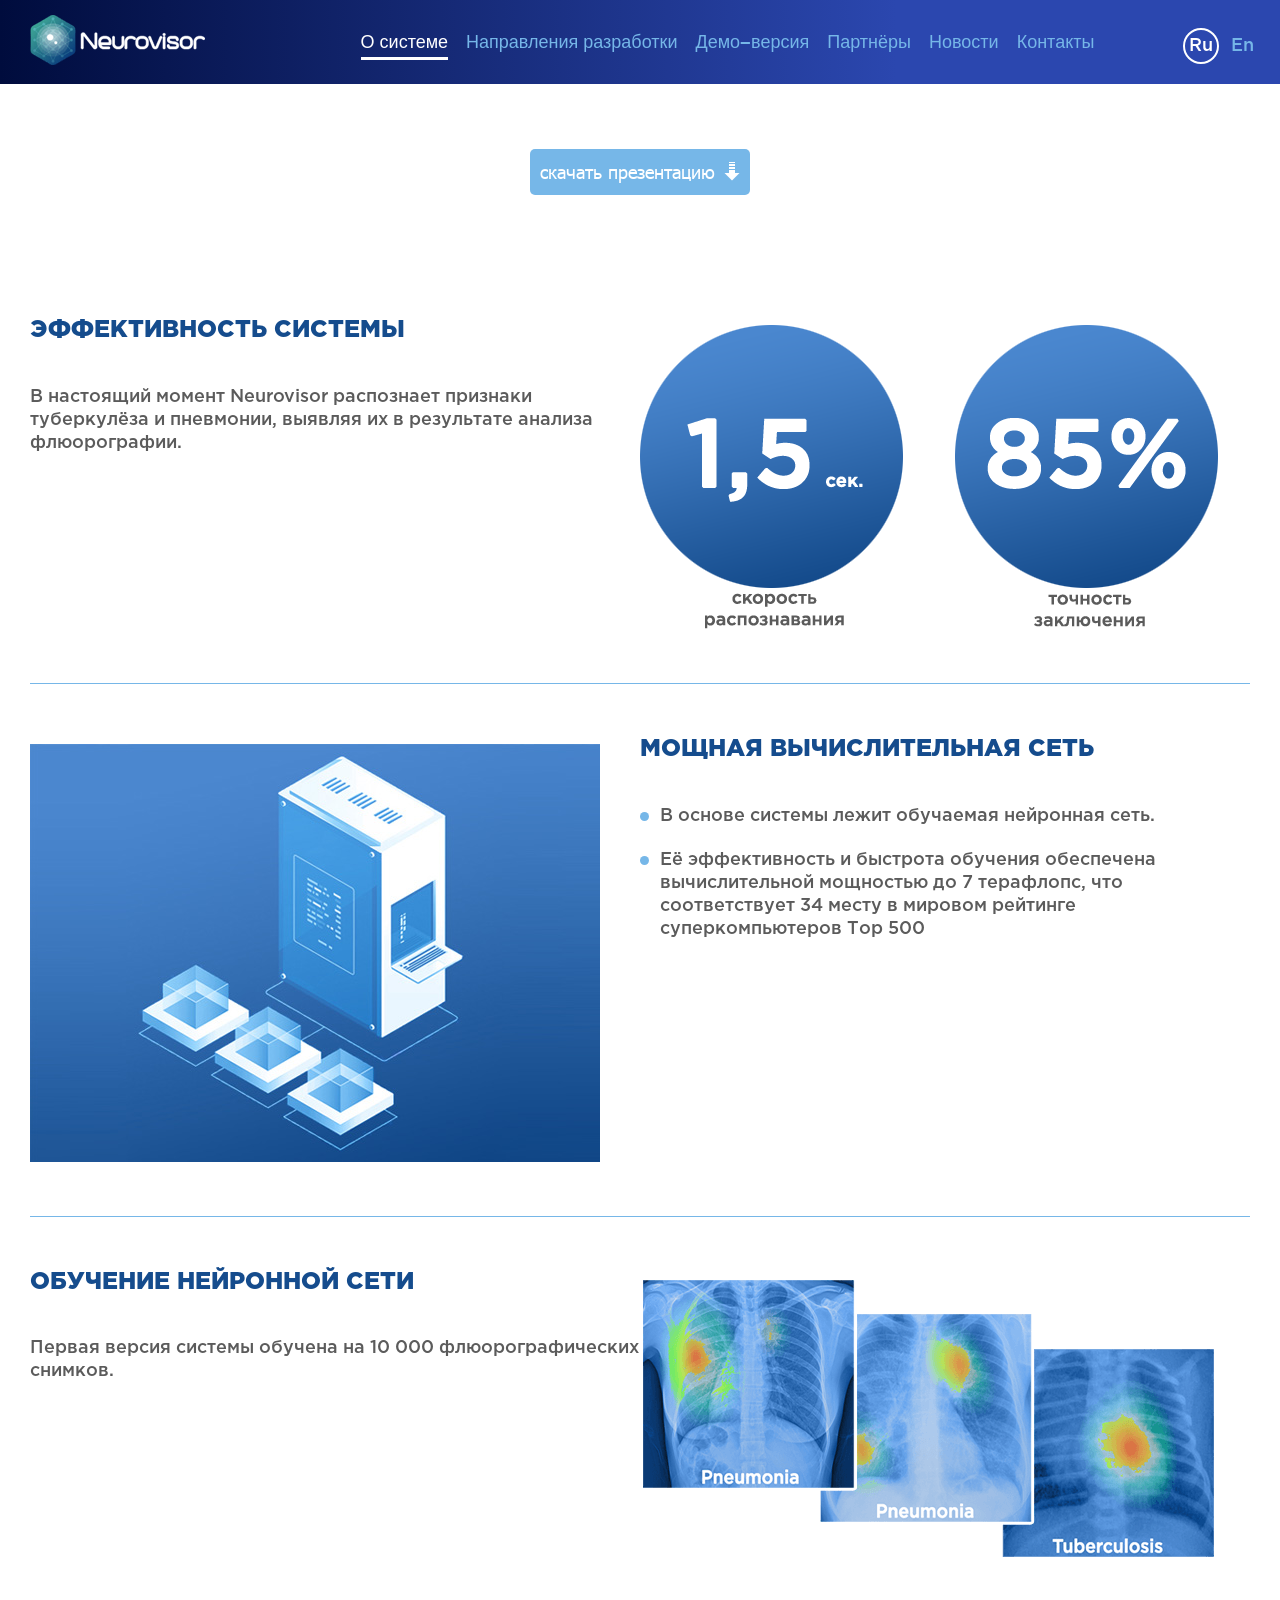
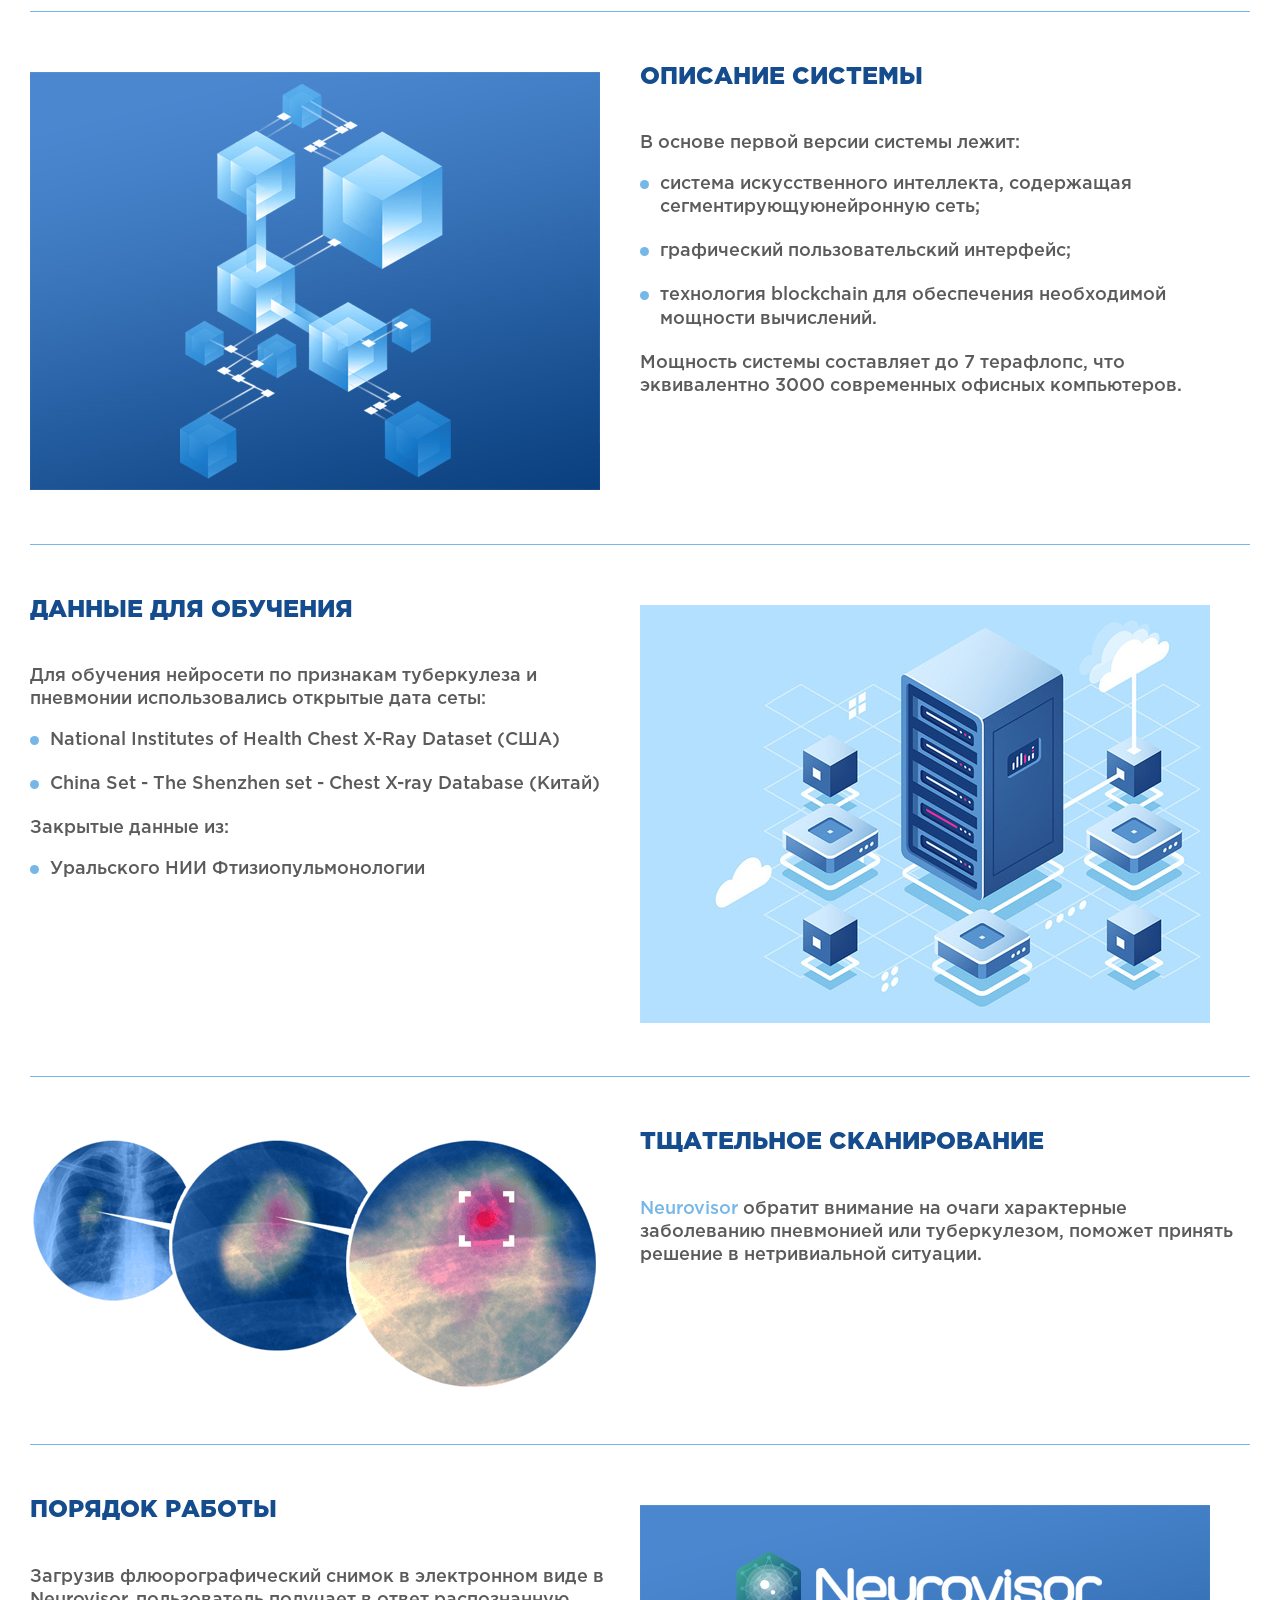
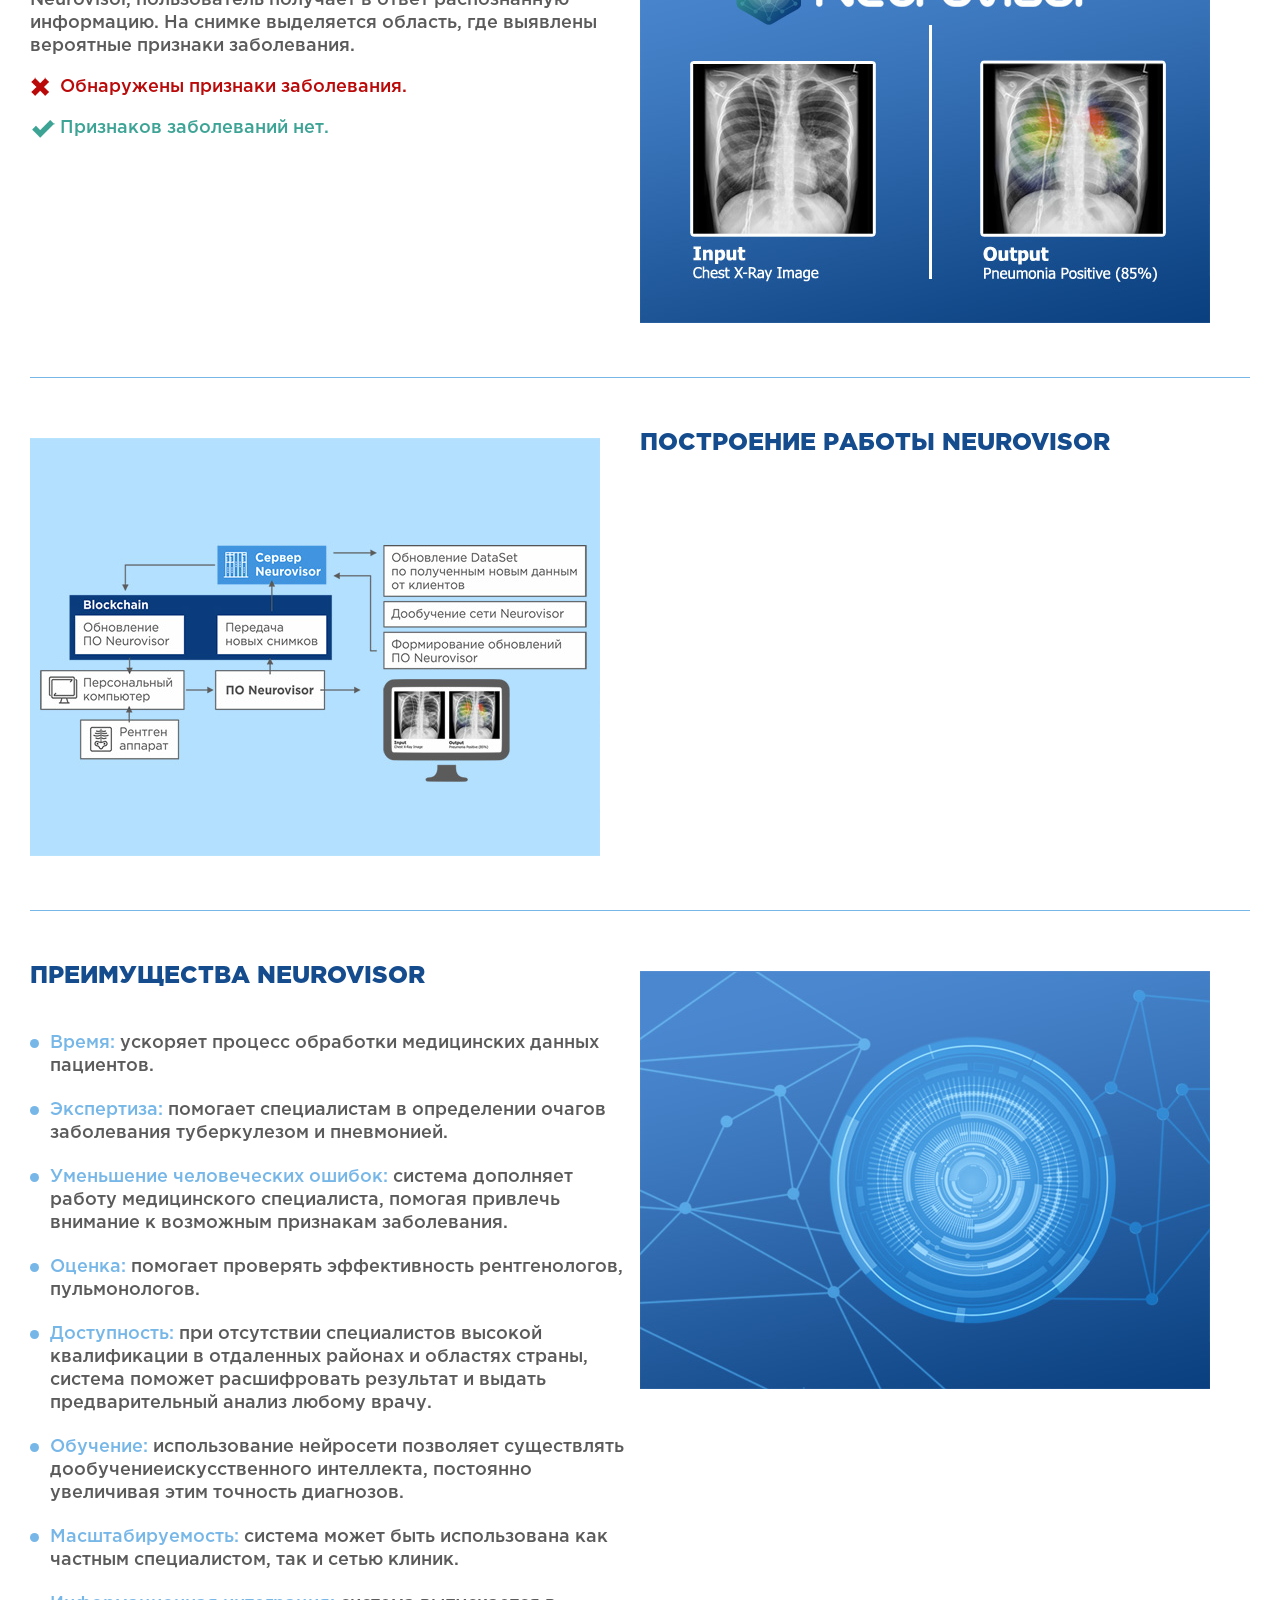
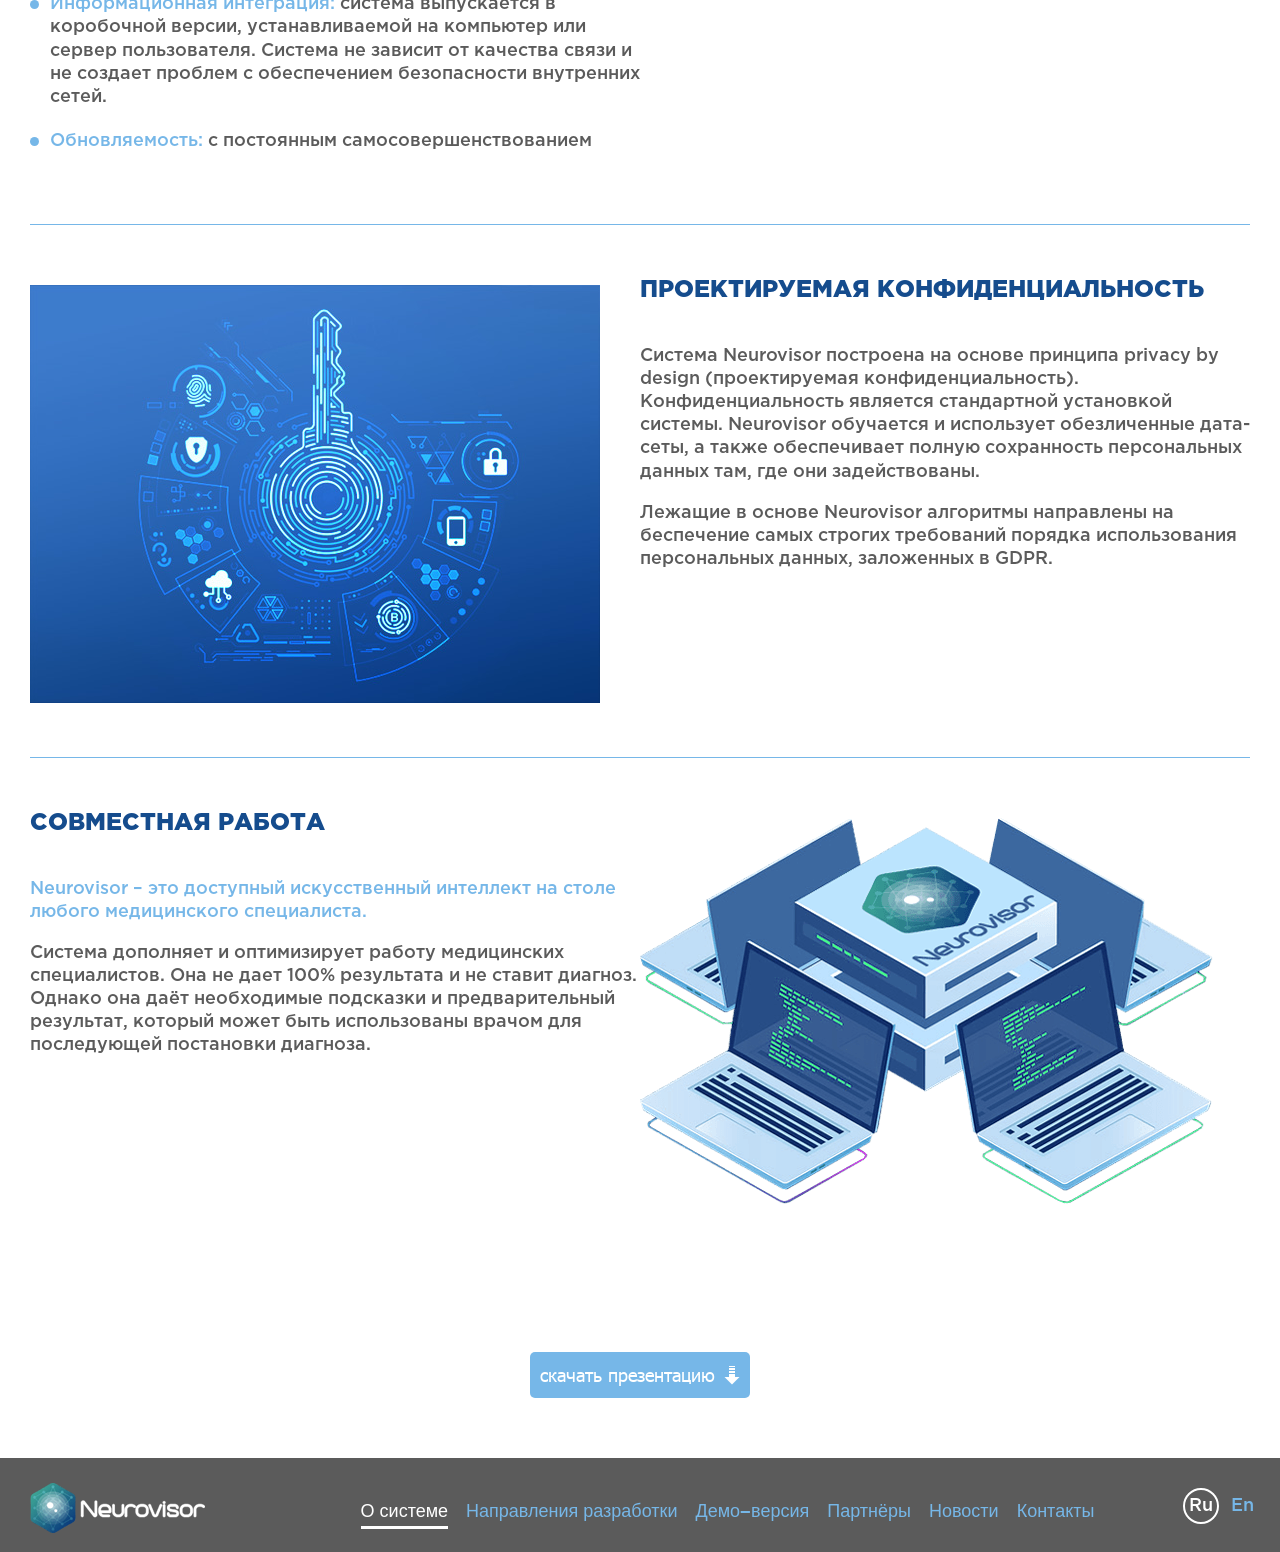
<file: about.html>
<!DOCTYPE html>
<html lang="ru">
<head>
  <meta charset="UTF-8">
  <meta  name="viewport" content="width=device-width,initial-scale=1">
  <title>Neurovisor</title>
  <link rel="stylesheet" href="css/style.min.css">
</head>
<body>
  <header class="header header--internal">
    <div class="wrapper wrapper--menu">
      <a href="index.html" class="logo">
        <img src="img/images/logo.png" alt="Logo">
      </a>
      <nav class="menu">
        <button type="button" class="menu__btn"></button>
        <ul class="menu__list">
          <li class="menu__item">
            <a href="#" class="menu__link menu__link--active">О системе</a>
          </li>
          <li class="menu__item">
            <a href="#" class="menu__link">Направления разработки</a>
          </li>
          <li class="menu__item">
            <a href="#" class="menu__link">Демо-версия</a>
          </li>
          <li class="menu__item">
            <a href="#" class="menu__link">Партнёры</a>
          </li>
          <li class="menu__item">
            <a href="#" class="menu__link">Новости</a>
          </li>
          <li class="menu__item">
            <a href="#" class="menu__link">Контакты</a>
          </li>
        </ul>
      </nav>
    </div>
    <div class="header__langs">
      <a href="#" class="header__lang header__lang--active">Ru</a>
      <a href="#" class="header__lang">En</a>
    </div>
  </header>
  
  <main>
    <section class="info">
      <div class="wrapper">
        <a href="#" class="info__download" download>скачать презентацию</a>
        <ul class="info__list">
          <li class="info__item">
            <div class="info__text">
              <p class="title-2">Эффективность системы</p>
              <p>В настоящий момент Neurovisor распознает признаки туберкулёза и пневмонии, выявляя их в результате анализа флюорографии.</p>
            </div>
            <figure class="info__pic">
              <img src="img/images/img-0.png" alt="Эффективность системы">
            </figure>
          </li>
          <li class="info__item">
            <div class="info__text">
              <p class="title-2">Мощная вычислительная сеть</p>
              <ul>
                <li>В основе системы лежит обучаемая нейронная сеть.</li>
                <li>Её  эффективность  и  быстрота обучения обеспечена вычислительной мощностью  до  7  терафлопс,  что соответствует  34  месту  в  мировом рейтинге суперкомпьютеров Тоp 500</li>
              </ul>
            </div>
            <figure class="info__pic">
              <img src="img/images/img-1.jpg" alt="Мощная вычислительная сеть">
            </figure>
          </li>
          <li class="info__item">
            <div class="info__text">
              <p class="title-2">обучение нейронной сети</p>
              <p>Первая версия системы обучена на 10 000 флюорографических снимков.</p>
            </div>
            <figure class="info__pic">
              <img src="img/images/img-2.png" alt="обучение нейронной сети">
            </figure>
          </li>
          <li class="info__item">
            <div class="info__text">
              <p class="title-2">описание системы</p>
              <p>В основе первой версии системы лежит:</p>
              <ul>
                <li>система искусственного интеллекта, содержащая сегментирующуюнейронную сеть;</li>
                <li>графический пользовательский интерфейс;</li>
                <li>технология blockchain для обеспечения необходимой мощности вычислений.</li>
              </ul>
              <p>Мощность системы составляет до 7 терафлопс, что эквивалентно 3000 современных офисных компьютеров.</p>
            </div>
            <figure class="info__pic">
              <img src="img/images/img-3.jpg" alt="описание системы">
            </figure>
          </li>
          <li class="info__item">
            <div class="info__text">
              <p class="title-2">данные для обучения</p>
              <p>Для обучения нейросети по признакам туберкулеза и пневмонии использовались открытые дата сеты:</p>
              <ul>
                <li>National Institutes of Health Chest X-Ray Dataset (США)</li>
                <li>China Set - The Shenzhen set - Chest  X-ray Database (Китай)</li>
              </ul>
              <p>Закрытые данные из:</p>
              <ul>
                <li>Уральского НИИ   Фтизиопульмонологии</li>
              </ul>
            </div>
            <figure class="info__pic">
              <img src="img/images/img-4.jpg" alt="данные для обучения">
            </figure>
          </li>
          <li class="info__item">
            <div class="info__text">
              <p class="title-2">Тщательное сканирование</p>
              <p><span>Neurovisor</span> обратит внимание на очаги характерные заболеванию пневмонией или туберкулезом, поможет принять решение в нетривиальной ситуации.</p>
            </div>
            <figure class="info__pic">
              <img src="img/images/img-5.png" alt="Тщательное сканирование">
            </figure>
          </li>
          <li class="info__item">
            <div class="info__text">
              <p class="title-2">Порядок работы</p>
              <p>Загрузив флюорографический снимок в электронном виде в Neurovisor, пользователь получает в ответ распознанную информацию. На снимке выделяется область, где выявлены вероятные признаки заболевания.</p>
              <p class="info__comment info__comment--no">Обнаружены признаки заболевания.</p>
              <p class="info__comment info__comment--yes">Признаков заболеваний нет.</p>
            </div>
            <figure class="info__pic">
              <img src="img/images/img-6.jpg" alt="Порядок работы">
            </figure>
          </li>
          <li class="info__item">
            <div class="info__text">
              <p class="title-2">Построение работы Neurovisor</p>
            </div>
            <figure class="info__pic">
              <img src="img/images/img-7.jpg" alt="Построение работы Neurovisor">
            </figure>
          </li>
          <li class="info__item">
            <div class="info__text">
              <p class="title-2">Преимущества  Neurovisor</p>
              <ul>
                <li><span>Время:</span> ускоряет процесс обработки медицинских данных пациентов. </li>
                <li><span>Экспертиза:</span> помогает специалистам в определении очагов заболевания туберкулезом и пневмонией.</li>
                <li><span>Уменьшение человеческих ошибок:</span> система дополняет работу медицинского специалиста, помогая привлечь внимание к возможным признакам заболевания.</li>
                <li><span>Оценка:</span> помогает проверять эффективность рентгенологов, пульмонологов.</li>
                <li><span>Доступность:</span> при отсутствии специалистов высокой квалификации в    отдаленных районах и областях страны, система поможет расшифровать результат и выдать предварительный анализ любому врачу.</li>
                <li><span>Обучение:</span> использование нейросети позволяет существлять дообучениеискусственного интеллекта, постоянно увеличивая этим точность диагнозов.</li>
                <li><span>Масштабируемость:</span> система может быть использована как частным специалистом, так и сетью клиник.</li>
                <li><span>Информационная интеграция:</span> система выпускается в коробочной версии, устанавливаемой на компьютер или сервер пользователя. Система не зависит от качества связи и не создает проблем с обеспечением безопасности внутренних сетей.</li>
                <li><span>Обновляемость:</span> с постоянным самосовершенствованием</li>
              </ul>
            </div>
            <figure class="info__pic">
              <img src="img/images/img-8.jpg" alt="Преимущества  Neurovisor">
            </figure>
          </li>
          <li class="info__item">
            <div class="info__text">
              <p class="title-2">Проектируемая конфиденциальность</p>
              <p>Cистема Neurovisor построена на основе принципа privacy by design (проектируемая конфиденциальность). Конфиденциальность является стандартной установкой системы. Neurovisor обучается и использует обезличенные дата-сеты, а также обеспечивает полную сохранность персональных данных там, где они задействованы.</p>
              <p>Лежащие в основе Neurovisor алгоритмы направлены на беспечение самых строгих требований порядка использования персональных данных, заложенных в GDPR.</p>
            </div>
            <figure class="info__pic">
              <img src="img/images/img-9.jpg" alt="Проектируемая конфиденциальность">
            </figure>
          </li>
          <li class="info__item">
            <div class="info__text">
              <p class="title-2">Совместная работа</p>
              <p><span>Neurovisor – это  доступный  искусственный интеллект на столе любого медицинского специалиста.</span></p>
              <p>Система дополняет и оптимизирует работу медицинских специалистов. Она не дает 100% результата и не ставит диагноз. Однако она даёт необходимые подсказки и предварительный результат, который может быть использованы врачом для последующей постановки диагноза.</p>
            </div>
            <figure class="info__pic">
              <img src="img/images/img-10.png" alt="Совместная работа">
            </figure>
          </li>
        </ul>
        <a href="#" class="info__download" download>скачать презентацию</a>
      </div>
    </section>
  </main>
  
  <footer class="footer footer--internal">
    <div class="wrapper wrapper--menu">
      <div class="logo">
        <img src="img/images/logo.png" alt="Logo">
      </div>
      <nav class="menu">
        <ul class="menu__list">
          <li class="menu__item">
            <a href="#" class="menu__link menu__link--active">О системе</a>
          </li>
          <li class="menu__item">
            <a href="#" class="menu__link">Направления разработки</a>
          </li>
          <li class="menu__item">
            <a href="#" class="menu__link">Демо-версия</a>
          </li>
          <li class="menu__item">
            <a href="#" class="menu__link">Партнёры</a>
          </li>
          <li class="menu__item">
            <a href="#" class="menu__link">Новости</a>
          </li>
          <li class="menu__item">
            <a href="#" class="menu__link">Контакты</a>
          </li>
        </ul>
      </nav>
    </div>
    <div class="header__langs">
      <a href="#" class="header__lang header__lang--active">Ru</a>
      <a href="#" class="header__lang">En</a>
    </div>
  </footer>
  
  <script src="js/jquery-3.2.1.min.js"></script>
  
  <!-- Mobile menu -->
  <script>
    $('.menu__btn').click(function() {
      $('.menu').toggleClass('menu--opened');
      $('.menu__list').slideToggle();
    })
  </script>
</body>
</html>
</file>
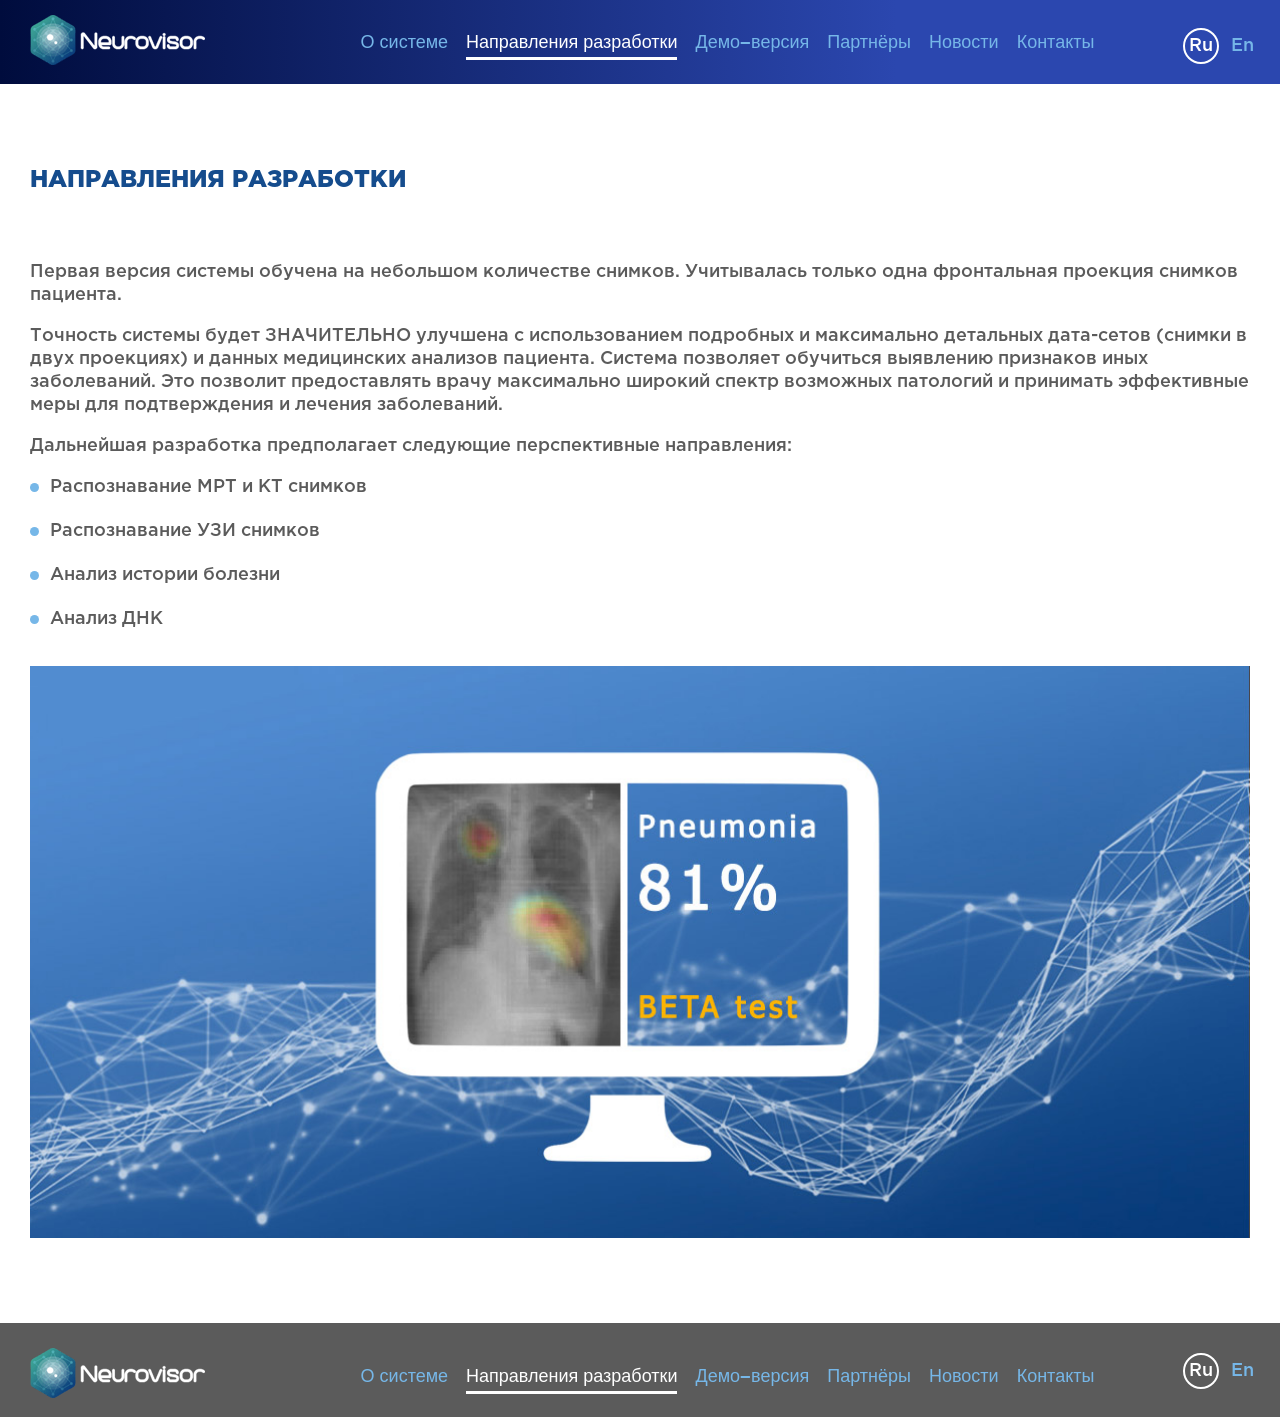
<file: directions.html>
<!DOCTYPE html>
<html lang="ru">
<head>
  <meta charset="UTF-8">
  <meta  name="viewport" content="width=device-width,initial-scale=1">
  <title>Neurovisor</title>
  <link rel="stylesheet" href="css/style.min.css">
</head>
<body>
  <header class="header header--internal">
    <div class="wrapper wrapper--menu">
      <a href="index.html" class="logo">
        <img src="img/images/logo.png" alt="Logo">
      </a>
      <nav class="menu">
        <button type="button" class="menu__btn"></button>
        <ul class="menu__list">
          <li class="menu__item">
            <a href="#" class="menu__link">О системе</a>
          </li>
          <li class="menu__item">
            <a href="#" class="menu__link menu__link--active">Направления разработки</a>
          </li>
          <li class="menu__item">
            <a href="#" class="menu__link">Демо-версия</a>
          </li>
          <li class="menu__item">
            <a href="#" class="menu__link">Партнёры</a>
          </li>
          <li class="menu__item">
            <a href="#" class="menu__link">Новости</a>
          </li>
          <li class="menu__item">
            <a href="#" class="menu__link">Контакты</a>
          </li>
        </ul>
      </nav>
    </div>
    <div class="header__langs">
      <a href="#" class="header__lang header__lang--active">Ru</a>
      <a href="#" class="header__lang">En</a>
    </div>
  </header>
  
  <main>
    <section class="info">
      <div class="wrapper">
        <h1>Направления разработки</h1>
        <div class="info__text">
          <p>Первая версия системы обучена на небольшом количестве снимков. Учитывалась только одна фронтальная проекция снимков пациента.</p>
          <p>Точность системы будет ЗНАЧИТЕЛЬНО улучшена с использованием подробных и максимально детальных дата-сетов (снимки в двух проекциях) и данных медицинских анализов пациента. Система позволяет обучиться выявлению признаков иных заболеваний. Это позволит предоставлять врачу максимально широкий спектр возможных патологий и принимать эффективные меры для подтверждения и лечения заболеваний.</p>
          <p>Дальнейшая разработка предполагает следующие перспективные направления:</p>
          <ul>
            <li>Распознавание МРТ и КТ снимков</li>
            <li>Распознавание УЗИ снимков</li>
            <li>Анализ истории болезни</li>
            <li>Анализ ДНК</li>
          </ul>
        </div>
        <figure class="info__img">
          <img src="img/images/pic.jpg" alt="Направления разработки">
        </figure>
      </div>
    </section>
  </main>
  
  <footer class="footer footer--internal">
    <div class="wrapper wrapper--menu">
      <div class="logo">
        <img src="img/images/logo.png" alt="Logo">
      </div>
      <nav class="menu">
        <ul class="menu__list">
          <li class="menu__item">
            <a href="#" class="menu__link">О системе</a>
          </li>
          <li class="menu__item">
            <a href="#" class="menu__link menu__link--active">Направления разработки</a>
          </li>
          <li class="menu__item">
            <a href="#" class="menu__link">Демо-версия</a>
          </li>
          <li class="menu__item">
            <a href="#" class="menu__link">Партнёры</a>
          </li>
          <li class="menu__item">
            <a href="#" class="menu__link">Новости</a>
          </li>
          <li class="menu__item">
            <a href="#" class="menu__link">Контакты</a>
          </li>
        </ul>
      </nav>
    </div>
    <div class="header__langs">
      <a href="#" class="header__lang header__lang--active">Ru</a>
      <a href="#" class="header__lang">En</a>
    </div>
  </footer>
  
  <script src="js/jquery-3.2.1.min.js"></script>
  
  <!-- Mobile menu -->
  <script>
    $('.menu__btn').click(function() {
      $('.menu').toggleClass('menu--opened');
      $('.menu__list').slideToggle();
    })
  </script>
</body>
</html>
</file>
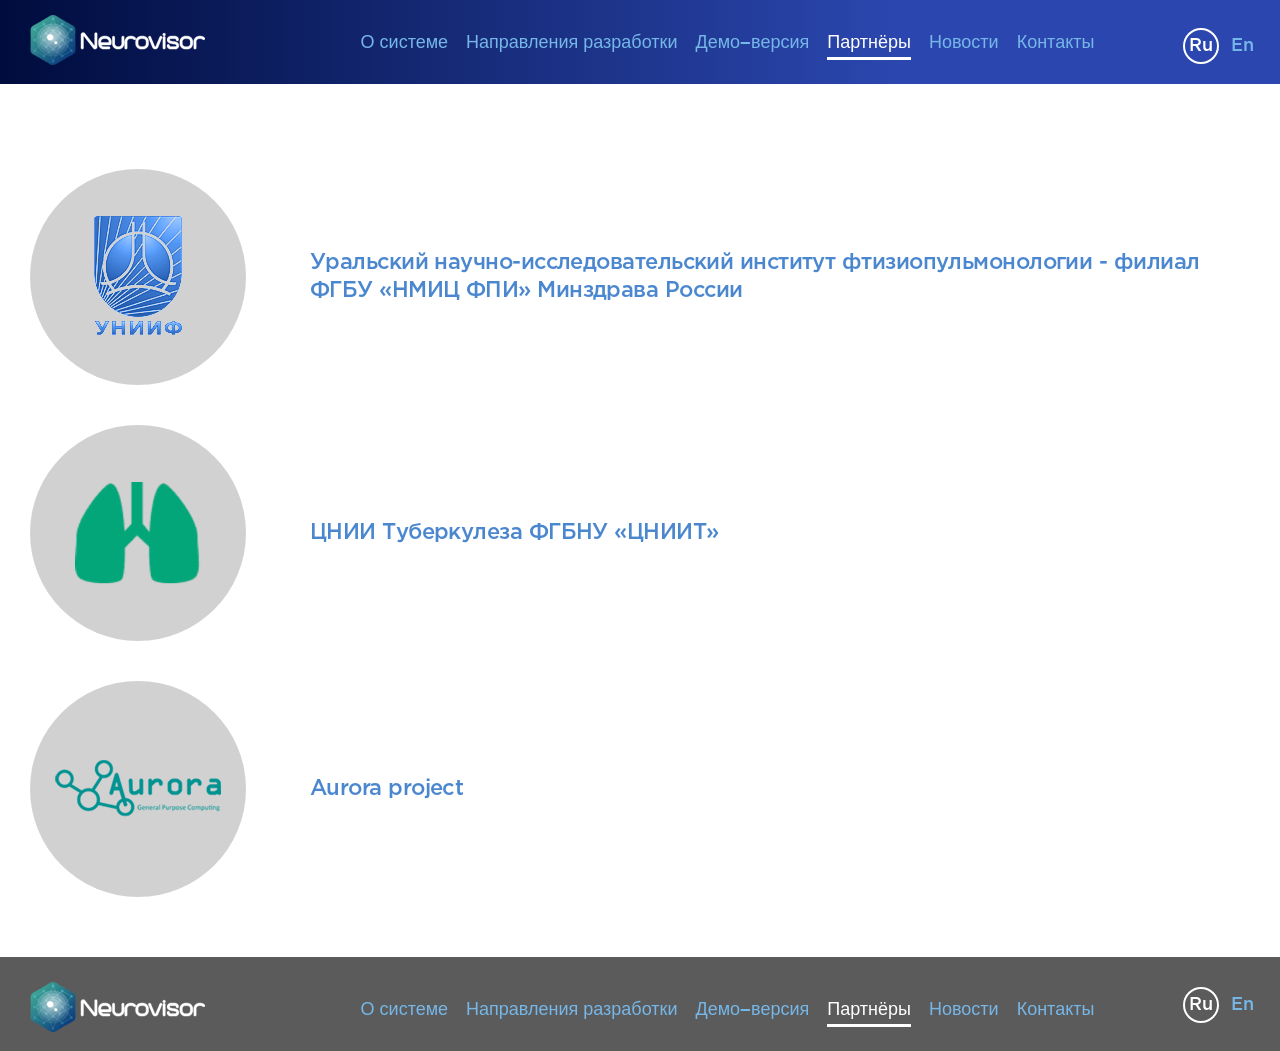
<file: partners.html>
<!DOCTYPE html>
<html lang="ru">
<head>
  <meta charset="UTF-8">
  <meta  name="viewport" content="width=device-width,initial-scale=1">
  <title>Neurovisor</title>
  <link rel="stylesheet" href="css/style.min.css">
</head>
<body>
  <header class="header header--internal">
    <div class="wrapper wrapper--menu">
      <a href="index.html" class="logo">
        <img src="img/images/logo.png" alt="Logo">
      </a>
      <nav class="menu">
        <button type="button" class="menu__btn"></button>
        <ul class="menu__list">
          <li class="menu__item">
            <a href="#" class="menu__link">О системе</a>
          </li>
          <li class="menu__item">
            <a href="#" class="menu__link">Направления разработки</a>
          </li>
          <li class="menu__item">
            <a href="#" class="menu__link">Демо-версия</a>
          </li>
          <li class="menu__item">
            <a href="#" class="menu__link menu__link--active">Партнёры</a>
          </li>
          <li class="menu__item">
            <a href="#" class="menu__link">Новости</a>
          </li>
          <li class="menu__item">
            <a href="#" class="menu__link">Контакты</a>
          </li>
        </ul>
      </nav>
    </div>
    <div class="header__langs">
      <a href="#" class="header__lang header__lang--active">Ru</a>
      <a href="#" class="header__lang">En</a>
    </div>
  </header>
  
  <main>
    <section class="partners">
      <div class="wrapper">
        <ul class="partners__list">
          <li class="partners__item">
            <a href="#" class="partners__link">
              <figure class="partners__icon">
                <img src="img/images/logo-1.png" alt="Уральский научно-исследовательский институт фтизиопульмонологии">
              </figure>
              <div class="partners__info">
                <p>Уральский научно-исследовательский институт фтизиопульмонологии - филиал ФГБУ «НМИЦ ФПИ» Минздрава России</p>
              </div>
            </a>
          </li>
          <li class="partners__item">
            <a href="#" class="partners__link">
              <figure class="partners__icon">
                <img src="img/images/logo-2.png" alt="ЦНИИ Туберкулеза ФГБНУ">
              </figure>
              <div class="partners__info">
                <p>ЦНИИ Туберкулеза ФГБНУ «ЦНИИТ»</p>
              </div>
            </a>
          </li>
          <li class="partners__item">
            <a href="#" class="partners__link">
              <figure class="partners__icon">
                <img src="img/images/logo-3.png" alt="Aurora project">
              </figure>
              <div class="partners__info">
                <p>Aurora project</p>
              </div>
            </a>
          </li>
        </ul>
      </div>
    </section>
  </main>
  
  <footer class="footer footer--internal">
    <div class="wrapper wrapper--menu">
      <div class="logo">
        <img src="img/images/logo.png" alt="Logo">
      </div>
      <nav class="menu">
        <ul class="menu__list">
          <li class="menu__item">
            <a href="#" class="menu__link">О системе</a>
          </li>
          <li class="menu__item">
            <a href="#" class="menu__link">Направления разработки</a>
          </li>
          <li class="menu__item">
            <a href="#" class="menu__link">Демо-версия</a>
          </li>
          <li class="menu__item">
            <a href="#" class="menu__link menu__link--active">Партнёры</a>
          </li>
          <li class="menu__item">
            <a href="#" class="menu__link">Новости</a>
          </li>
          <li class="menu__item">
            <a href="#" class="menu__link">Контакты</a>
          </li>
        </ul>
      </nav>
    </div>
    <div class="header__langs">
      <a href="#" class="header__lang header__lang--active">Ru</a>
      <a href="#" class="header__lang">En</a>
    </div>
  </footer>
  
  <script src="js/jquery-3.2.1.min.js"></script>
  
  <!-- Mobile menu -->
  <script>
    $('.menu__btn').click(function() {
      $('.menu').toggleClass('menu--opened');
      $('.menu__list').slideToggle();
    })
  </script>
</body>
</html>
</file>
<file: css/style.min.css>
@font-face{font-weight:400;font-family:"Tahoma";font-style:normal;src:url(../fonts/tahoma.woff2) format("woff2"),url(../fonts/tahoma.woff) format("woff")}@font-face{font-weight:700;font-family:"Tahoma";font-style:normal;src:url(../fonts/tahomabd.woff2) format("woff2"),url(../fonts/tahomabd.woff) format("woff")}@font-face{font-weight:400;font-family:"Helios";font-style:normal;src:url(../fonts/Helios.woff2) format("woff2"),url(../fonts/Helios.woff) format("woff")}@font-face{font-weight:500;font-family:"Gotham Pro";font-style:normal;src:url(../fonts/gothapromed.woff2) format("woff2"),url(../fonts/gothapromed.woff) format("woff")}@font-face{font-weight:900;font-family:"Gotham Pro";font-style:normal;src:url(../fonts/gothaprobla.woff2) format("woff2"),url(../fonts/gothaprobla.woff) format("woff")}
/*! normalize.css v4.1.1 | MIT License | github.com/necolas/normalize.css */
html{font-family:sans-serif;-ms-text-size-adjust:100%;-webkit-text-size-adjust:100%;-webkit-box-sizing:border-box;box-sizing:border-box}body{margin:0;width:100%;max-width:100%;font-family:"Tahoma","Arial",sans-serif;font-size:14px;line-height:1.28;font-weight:400;color:#4a4a4a;display:-webkit-box;display:-ms-flexbox;display:flex;-webkit-box-orient:vertical;-webkit-box-direction:normal;-ms-flex-direction:column;flex-direction:column;min-height:100vh}article,aside,details,figcaption,figure,footer,header,main,menu,nav,section,summary{display:block}audio,canvas,progress,video{display:inline-block}audio:not([controls]){display:none;height:0}progress,sub,sup{vertical-align:baseline}[hidden],template{display:none}a{background-color:transparent;-webkit-text-decoration-skip:objects;text-decoration:none}a:active,a:hover{outline-width:0}abbr[title]{border-bottom:none;-webkit-text-decoration:underline dotted;text-decoration:underline dotted}b,strong{font-weight:bolder}dfn{font-style:italic}h1{margin:.67em 0}mark{background-color:#ff0;color:#000}small{font-size:80%}sub,sup{font-size:75%;line-height:0;position:relative}sub{bottom:-.25em}sup{top:-.5em}img{border-style:none;max-width:100%;height:auto}svg:not(:root){overflow:hidden}code,kbd,pre,samp{font-family:monospace,monospace;font-size:1em}hr{-webkit-box-sizing:content-box;box-sizing:content-box;height:0;overflow:visible}button,input{margin:0;overflow:visible}select,textarea{font:inherit;margin:0}optgroup{font-weight:700}button,select{text-transform:none}[type=reset],[type=submit],button,html [type=button]{-webkit-appearance:button}[type=button]::-moz-focus-inner,[type=reset]::-moz-focus-inner,[type=submit]::-moz-focus-inner,button::-moz-focus-inner{border-style:none;padding:0}[type=button]:-moz-focusring,[type=reset]:-moz-focusring,[type=submit]:-moz-focusring,button:-moz-focusring{outline:1px dotted ButtonText}fieldset{border:1px solid silver;margin:0 2px;padding:.35em .625em .75em}legend{color:inherit;display:table;max-width:100%;white-space:normal}textarea{overflow:auto}[type=checkbox],[type=radio],legend{-webkit-box-sizing:border-box;box-sizing:border-box;padding:0}[type=number]::-webkit-inner-spin-button,[type=number]::-webkit-outer-spin-button{height:auto}[type=search]{-webkit-appearance:textfield;outline-offset:-2px}[type=search]::-webkit-search-cancel-button,[type=search]::-webkit-search-decoration{-webkit-appearance:none}::-webkit-input-placeholder{color:inherit;opacity:.54}::-webkit-file-upload-button{-webkit-appearance:button;font:inherit}.reset,figure,ul{margin:0;padding:0}.header__lang:active,.header__lang:hover,.transition{-webkit-transition:ease-out .3s;transition:ease-out .3s}main{-webkit-box-flex:1;-ms-flex-positive:1;flex-grow:1}.footer{margin-top:auto}*,:after,:before{-webkit-box-sizing:inherit;box-sizing:inherit}ul{list-style-type:none}button,input{font:inherit;border:0;outline:0}button{cursor:pointer;background-color:transparent}.wrapper{width:1260px;padding-left:20px;padding-right:20px;margin-left:auto;margin-right:auto}.wrapper--menu{padding-top:15px;padding-bottom:15px;display:-webkit-box;display:-ms-flexbox;display:flex;-webkit-box-pack:justify;-ms-flex-pack:justify;justify-content:space-between;-webkit-box-align:center;-ms-flex-align:center;align-items:center}.header{position:absolute;top:0;left:0;right:0;z-index:100}.header--internal{position:relative;background-image:-webkit-gradient(linear,left top,right top,from(#000c3d),color-stop(70%,#2b47af));background-image:linear-gradient(to right,#000c3d 0%,#2b47af 70%)}.header__lang,.header__langs{display:-webkit-box;display:-ms-flexbox;display:flex}.header__langs{position:absolute;right:20px;top:28px}.header__lang{-webkit-box-pack:center;-ms-flex-pack:center;justify-content:center;-webkit-box-align:center;-ms-flex-align:center;align-items:center;margin-left:5px;width:36px;height:36px;font-family:"Gotham Pro","Arial",sans-serif;font-weight:500;font-size:18px;color:#76b7e8;text-align:center;line-height:1;border-radius:50%;border:2px solid transparent;-webkit-transition:ease-out .3s;transition:ease-out .3s}.header__lang:active,.header__lang:hover{color:#fff}.header__lang--active{color:#fff;border-color:#fff}.menu{margin-left:auto;margin-right:auto}.menu__list{display:-webkit-box;display:-ms-flexbox;display:flex;-webkit-box-pack:center;-ms-flex-pack:center;justify-content:center;-webkit-box-align:center;-ms-flex-align:center;align-items:center}.menu__item{margin-left:9px;margin-right:9px}.menu__link,.menu__link::after{-webkit-transition:ease-out .3s;transition:ease-out .3s}.menu__link{display:block;font-family:"Helios","Arial",sans-serif;font-size:18px;color:#76b7e8;position:relative}.menu__link::after{content:"";position:absolute;bottom:-7px;left:0;width:0;height:3px;background-color:#fff}.menu__link--active,.menu__link:active,.menu__link:hover{color:#fff;-webkit-transition:ease-out .3s;transition:ease-out .3s}.menu__link--active::after,.menu__link:active::after,.menu__link:hover::after{width:100%;-webkit-transition:ease-out .3s;transition:ease-out .3s}.menu__btn,.promo{background-repeat:no-repeat;background-position:center}.menu__btn{display:none;width:30px;height:30px;background-image:url(../img/icons/icon-menu-ham.svg);background-size:contain}.promo{min-height:100vh;padding-bottom:50px;padding-top:110px;display:-webkit-box;display:-ms-flexbox;display:flex;-webkit-box-orient:vertical;-webkit-box-direction:normal;-ms-flex-direction:column;flex-direction:column;-webkit-box-pack:end;-ms-flex-pack:end;justify-content:flex-end;color:#fff;background-color:#019391;background-image:url(../img/images/bg-main.jpg);background-size:cover}.promo__info{max-width:870px}.promo__title{max-width:100%;margin-top:0;margin-bottom:60px;padding-left:45px;font-family:"Gotham Pro","Arial",sans-serif;font-size:48px;font-weight:500;line-height:1.2}.promo__list{margin:0;padding:0;list-style:none;max-width:765px}.promo__list li{position:relative;padding-left:45px;margin-bottom:21px;font-size:18px}.promo__list li::before{content:"";position:absolute;top:5px;left:20px;width:8px;height:8px;background-color:#76b7e8;border-radius:50%}.btn{height:50px;position:relative;padding:0 20px;display:-webkit-box;display:-ms-flexbox;display:flex;-webkit-box-pack:start;-ms-flex-pack:start;justify-content:flex-start;-webkit-box-align:center;-ms-flex-align:center;align-items:center;color:#019391;font-size:15px;letter-spacing:.01em;border:1px solid #019391;border-radius:5px}.btn::after,.feedback__item::before{content:"";position:absolute;background-repeat:no-repeat;background-size:contain}.btn::after{right:20px;-webkit-transform:translateY(-50%);transform:translateY(-50%);width:8px;height:14px;background-image:url([data-uri]);top:50%}.btn:hover::after{right:10px}.btn::after,.btn:hover::after,.demo-btn,.demo-btn:active,.demo-btn:hover{-webkit-transition:ease-out .3s;transition:ease-out .3s}.demo-btn{width:307px;max-width:100%;height:64px;margin-bottom:35px;display:-webkit-box;display:-ms-flexbox;display:flex;-webkit-box-pack:center;-ms-flex-pack:center;justify-content:center;-webkit-box-align:center;-ms-flex-align:center;align-items:center;font-weight:900;text-transform:uppercase;background-color:#f7f8f9;-webkit-box-shadow:0 15px 15px 0 rgba(104,104,104,.64);box-shadow:0 15px 15px 0 rgba(104,104,104,.64);background-image:url([data-uri]);background-repeat:no-repeat;background-size:100% 100%;border-radius:5px;color:#88cdd9}.demo-btn:active,.demo-btn:hover{color:#ff9000;-webkit-box-shadow:none;box-shadow:none}.title{margin-top:0;margin-bottom:30px;font-size:45px;font-weight:700;text-align:center;line-height:1;letter-spacing:-.01em}.title-2,h1{margin-bottom:65px;font-family:"Gotham Pro","Arial",sans-serif;font-weight:900;font-size:24px;color:#154c8d;text-transform:uppercase}.footer,.subscribe{background-color:#019391;background-repeat:no-repeat;background-position:center;background-size:cover}.subscribe{padding-bottom:120px;color:#fff;min-height:398px;padding-top:160px;background-image:url(../img/images/bg-3.jpg)}.footer{min-height:318px;padding-top:225px;position:relative;background-image:url(../img/images/bg-4.jpg)}.footer .header__langs{bottom:28px;top:auto}.footer--internal{min-height:auto;padding-top:10px;background-image:none;background-color:#5b5b5b}.map,.news{background-repeat:no-repeat;background-size:cover}.map{position:relative;min-height:470px;background-image:url(../img/map.jpg);background-position:center top}.map iframe{display:block;width:100%;height:470px;border:0}.news{padding-top:35px;padding-bottom:53px;text-align:center;background-image:url(../img/images/bg-2.jpg);background-position:center}.news__list{padding:0;list-style:none;display:-webkit-box;display:-ms-flexbox;display:flex;-webkit-box-pack:start;-ms-flex-pack:start;justify-content:flex-start;-ms-flex-wrap:wrap;flex-wrap:wrap;margin:125px 0 0}.news__block{width:300px;margin-left:25px;margin-right:25px;margin-bottom:20px;padding-left:20px;color:#4a4a4a}.news__info{margin-top:15px;margin-bottom:60px;font-size:18px;letter-spacing:-.05em}.news__btn{width:170px;margin-top:63px;margin-left:auto;margin-right:auto}.feedback{padding-top:70px;padding-bottom:75px}.feedback p,.feedback__list{margin-left:auto;margin-right:auto}.feedback p{font-size:12px;max-width:525px}.feedback .feedback__title{margin-top:0;margin-bottom:25px;font-size:20px;text-align:center;letter-spacing:-.05em}.feedback .feedback__item p{font-size:15px}.feedback__list{width:870px;margin-bottom:45px;display:-webkit-box;display:-ms-flexbox;display:flex;-webkit-box-pack:justify;-ms-flex-pack:justify;justify-content:space-between;-webkit-box-align:start;-ms-flex-align:start;align-items:flex-start}.feedback__item{width:33%;padding-top:62px;position:relative;font-size:15px;line-height:30px;letter-spacing:.01em;text-align:center}.feedback__item a,.feedback__item address{color:#019391;font-style:normal}.feedback__item a:active,.feedback__item a:hover,.feedback__link:active,.feedback__link:hover{text-decoration:underline}.feedback__item p{color:#c0c4cf;margin:0}.feedback__item::before{top:0;left:50%;-webkit-transform:translateX(-50%);transform:translateX(-50%)}.feedback__item--mail::before{width:20px;height:16px;background-image:url([data-uri])}.feedback__item--phone::before{width:16px;height:25px;top:-5px;background-image:url([data-uri])}.feedback__item--address::before{width:16px;height:23px;top:-5px;background-image:url([data-uri])}.feedback__link{margin-bottom:55px;display:block;text-align:center;color:#019391;font-size:15px}.feedback__form{width:545px;margin-left:auto;margin-right:auto;margin-top:30px}.feedback__input,.feedback__number,.feedback__text{font-size:12px;border-radius:5px;border:1px solid #019391}.feedback__input,.feedback__text{width:100%}.feedback__input{padding:0 10px}.feedback__input::-webkit-input-placeholder,.feedback__number::-webkit-input-placeholder,.feedback__text::-webkit-input-placeholder{opacity:1}.feedback__input::-moz-placeholder,.feedback__number::-moz-placeholder,.feedback__text::-moz-placeholder{opacity:1}.feedback__input::-ms-input-placeholder,.feedback__number::-ms-input-placeholder,.feedback__text::-ms-input-placeholder{opacity:1}.feedback__input::placeholder,.feedback__number::placeholder,.feedback__text::placeholder{opacity:1}.feedback__input{height:33px;margin-bottom:20px}.feedback__text{height:122px;min-height:122px;margin-bottom:40px;padding:10px;outline:0}.feedback__bottom{display:-webkit-box;display:-ms-flexbox;display:flex;-webkit-box-pack:justify;-ms-flex-pack:justify;justify-content:space-between;-webkit-box-align:center;-ms-flex-align:center;align-items:center}.feedback__number{width:179px;height:33px;padding:0 15px}.feedback__btn{width:120px;height:33px;font-size:18px;font-weight:700;color:#fff;background-color:#019391;border-radius:5px}.feedback__btn:active,.feedback__btn:hover{opacity:.85}.info{padding-top:65px;padding-bottom:60px}.info__text{font-family:"Gotham Pro","Arial",sans-serif;color:#5b5b5b;font-size:18px;font-weight:500}.info__text ul li{position:relative;padding-left:20px;margin-bottom:21px}.info__text ul li::before{content:"";position:absolute;top:7px;left:0;width:9px;height:9px;background-color:#76b7e8;border-radius:50%}.info__img{margin-top:35px;margin-bottom:25px}.info__img img{width:100%;height:auto;display:block}.info__download{width:220px;height:46px;padding:0 10px;margin-left:auto;margin-right:auto;display:-webkit-box;display:-ms-flexbox;display:flex;-webkit-box-pack:start;-ms-flex-pack:start;justify-content:flex-start;-webkit-box-align:center;-ms-flex-align:center;align-items:center;font-size:18px;line-height:1;color:#fff;border-radius:5px;background-image:url([data-uri]);background-repeat:no-repeat;background-size:16px 19px;background-position:right 10px center;background-color:#76b7e8;-webkit-transition:ease-out .3s;transition:ease-out .3s}.info__download:active,.info__download:hover{background-color:#4683cb;-webkit-transition:ease-out .3s;transition:ease-out .3s}.info__list{margin-bottom:95px;margin-top:70px}.info__item{padding-top:50px;padding-bottom:50px;display:-webkit-box;display:-ms-flexbox;display:flex;-webkit-box-pack:justify;-ms-flex-pack:justify;justify-content:space-between;border-bottom:1px solid #76b7e8}.info__item:nth-child(2n){-webkit-box-orient:horizontal;-webkit-box-direction:reverse;-ms-flex-direction:row-reverse;flex-direction:row-reverse}.info__item:last-child{border-bottom:0}.info__item .info__text{width:50%}.info__item .title-2{margin-top:0;margin-bottom:40px}.info__item span{color:#76b7e8}.info__pic{width:50%;padding-top:10px}.info__comment{position:relative;padding-left:30px}.info__comment::before{content:"";position:absolute;top:1px;left:0;width:25px;height:20px;background-repeat:no-repeat;background-size:contain}.info__comment--no{color:#ba0909}.info__comment--no::before{background-image:url([data-uri])}.info__comment--yes{color:#3da495}.info__comment--yes::before{background-image:url([data-uri])}.partners{padding-bottom:20px;padding-top:85px}.partners__item{margin-bottom:40px}.partners__icon,.partners__link{display:-webkit-box;display:-ms-flexbox;display:flex;-webkit-box-pack:justify;-ms-flex-pack:justify;justify-content:space-between;-webkit-box-align:center;-ms-flex-align:center;align-items:center}.content__round:active,.content__round:hover,.partners__link:active .partners__info,.partners__link:hover .partners__info{color:#76b7e8;-webkit-transition:ease-out .3s;transition:ease-out .3s}.partners__icon{-webkit-box-pack:center;-ms-flex-pack:center;justify-content:center;width:216px;height:216px;border-radius:50%;background-color:rgba(91,91,91,.28)}.partners__info{width:calc(100% - 280px);color:#4b87cf;font-family:"Gotham Pro","Arial",sans-serif;font-size:22px;font-weight:500;letter-spacing:-.025em;-webkit-transition:ease-out .3s;transition:ease-out .3s}.content{width:1050px;padding:50px 10px;margin-left:auto;margin-right:auto}.content-wrap,.content__top{position:relative;display:-webkit-box;display:-ms-flexbox;display:flex}.content-wrap{width:100%;min-height:100vh;-webkit-box-pack:justify;-ms-flex-pack:justify;justify-content:space-between}.content__top{-webkit-box-pack:center;-ms-flex-pack:center;justify-content:center;-webkit-box-align:center;-ms-flex-align:center;align-items:center;margin-bottom:30px}.content__top::before{content:"";position:absolute;z-index:-1;top:50%;left:50%;-webkit-transform:translateX(-50%);transform:translateX(-50%);width:721px;height:72px;background-image:url([data-uri])}.content__input{display:none}.content__round,.content__round::before,.content__top::before{background-repeat:no-repeat;background-size:contain}.content__round{display:-webkit-box;display:-ms-flexbox;display:flex;-webkit-box-pack:center;-ms-flex-pack:center;justify-content:center;-webkit-box-align:center;-ms-flex-align:center;align-items:center;width:264px;height:96px;padding-left:80px;color:#88cdd9;font-size:18px;font-weight:900;text-align:center;text-transform:uppercase;cursor:pointer;background-image:url([data-uri]);-webkit-box-shadow:0 15px 15px 0 rgba(104,104,104,.64);box-shadow:0 15px 15px 0 rgba(104,104,104,.64);border-radius:48px;-webkit-transition:ease-out .3s;transition:ease-out .3s;position:relative}.content__round::before{content:"";position:absolute;top:50%;left:27px;-webkit-transform:translateY(-50%);transform:translateY(-50%)}.content__round--load{margin-right:30px}.content__round--load::before{width:40px;height:36px;background-image:url([data-uri])}.content__round--process{padding-left:0;padding-right:80px;background-image:url([data-uri])}.content__round--process::before{width:51px;height:28px;right:22px;left:auto;background-image:url([data-uri])}.content__round:active,.content__round:hover{color:#ff9000;-webkit-box-shadow:none;box-shadow:none}.content__imgs{display:-webkit-box;display:-ms-flexbox;display:flex;-webkit-box-pack:justify;-ms-flex-pack:justify;justify-content:space-between;margin-bottom:35px}.content__field{width:495px;height:590px;-webkit-box-pack:center;-ms-flex-pack:center;justify-content:center;-webkit-box-align:center;-ms-flex-align:center;align-items:center;position:relative;overflow:hidden;border-radius:5px}.content__btns,.content__field,.content__img{display:-webkit-box;display:-ms-flexbox;display:flex}.content__img{-webkit-box-align:center;-ms-flex-align:center;align-items:center;width:100%;height:100%;background-color:#e0e4e7;-webkit-box-pack:center;-ms-flex-pack:center;justify-content:center}.content__img img,.content__wrap:hover .content__drop,.history__img img{display:block}.content__btns{-webkit-box-pack:justify;-ms-flex-pack:justify;justify-content:space-between;margin-bottom:130px}.content__btn{position:absolute;z-index:5;bottom:11px;width:34px;height:33px;border-radius:5px;border:3px solid #fff;background-color:#939393;-webkit-box-shadow:2px 31px 5px rgba(104,104,104,.33);box-shadow:2px 31px 5px rgba(104,104,104,.33);background-repeat:no-repeat;background-position:center}.content__btn--edit{left:11px;background-image:url([data-uri]);background-size:24px 24px}.content__btn--zoom{right:11px;background-image:url([data-uri]);background-size:26px 23px}.content__btn--ok{left:11px;background-image:url([data-uri]);background-size:21px 14px}.content__wrap{position:relative}.content__drop{display:none;position:absolute;z-index:5;top:80px;left:0;right:0}.content__drop::before{content:"";position:absolute;z-index:-1;left:50%;top:-8px;width:15px;height:15px;background-color:#fff;-webkit-transform:rotate(45deg);transform:rotate(45deg)}.content__list{width:100%;margin:0;list-style:none;padding:0 13px;font-size:14px;color:#88cdd9;background-image:url([data-uri]);background-repeat:no-repeat;background-size:100% 100%;border-radius:5px}.content__list li{border-bottom:1px solid #cacbcb;-webkit-transition:ease-out .3s;transition:ease-out .3s}.content__list li:active,.content__list li:hover,.history__item--active .history__link,.history__item:active .history__link,.history__item:hover .history__link{color:#ff9000;-webkit-transition:ease-out .3s;transition:ease-out .3s}.content__list li:last-child{border-bottom:0}.content__list a{display:block;padding:6px 20px}.history{margin-bottom:30px;padding:10px;background-color:#fff;-webkit-box-shadow:0 15px 15px 0 rgba(104,104,104,.64);box-shadow:0 15px 15px 0 rgba(104,104,104,.64);border-radius:7px}.history__title{margin:0;padding:0 15px;font-size:14px;border-bottom:1px solid #c0c2c4}.history__slider{height:335px}.history__slide{height:auto;-webkit-box-sizing:border-box;box-sizing:border-box}.history__list{margin:0;list-style:none;width:230px;padding:10px 0 0}.history__item{padding-top:15px;padding-bottom:12px}.history__item--active .history__img,.history__item:active .history__img,.history__item:hover .history__img{border-color:rgba(255,144,0,.67);-webkit-transition:ease-out .3s;transition:ease-out .3s}.history__img,.history__link{display:-webkit-box;display:-ms-flexbox;display:flex;-webkit-box-align:center;-ms-flex-align:center;align-items:center;-webkit-transition:ease-out .3s;transition:ease-out .3s}.history__link{color:#4a4a4a;width:100%;-webkit-box-pack:start;-ms-flex-pack:start;justify-content:flex-start}.history__img{-webkit-box-pack:center;-ms-flex-pack:center;justify-content:center;width:79px;height:79px;margin-left:15px;margin-right:30px;border-radius:7px;border:3px solid #fff;-webkit-box-shadow:-5px 5px 6px 0 rgba(104,104,104,.38);box-shadow:-5px 5px 6px 0 rgba(104,104,104,.38);overflow:hidden}.swiper-container-vertical>.swiper-scrollbar{width:11px;background-color:#fff;background-image:linear-gradient(to right,#fff 0%,#fff 4px,#c5c7c8 4px,#c5c7c8 7px,#fff 7px,#fff 100%);border-radius:0}.swiper-scrollbar-drag{height:30px!important;background-image:url([data-uri]);background-repeat:no-repeat;background-position:center;background-size:7px 22px;border-radius:4px;background-color:#5b5b5b}.search{width:100%;margin-bottom:10px;display:-webkit-box;display:-ms-flexbox;display:flex;-webkit-box-pack:center;-ms-flex-pack:center;justify-content:center;background-color:#fff;border-radius:7px;overflow:hidden;-webkit-box-shadow:inset -9px 9px 13px 0 rgba(0,0,0,.28);box-shadow:inset -9px 9px 13px 0 rgba(0,0,0,.28)}.search__btn{display:block;width:54px;height:54px;background-image:url([data-uri]);background-repeat:no-repeat;background-position:center;background-size:30px 30px}.search__input{display:block;-webkit-box-flex:1;-ms-flex-positive:1;flex-grow:1;height:54px;color:#939393;background-color:transparent}.search__input::-webkit-input-placeholder{opacity:1;text-align:center;font-style:italic}.search__input::-moz-placeholder{opacity:1;text-align:center;font-style:italic}.search__input::-ms-input-placeholder{opacity:1;text-align:center;font-style:italic}.search__input::placeholder{opacity:1;text-align:center;font-style:italic}.sidebar,.sidebar--hide{-webkit-transition:ease-out .3s;transition:ease-out .3s}.sidebar{position:relative;max-width:100%;background-color:#ebedf0;width:360px;padding:15px 30px 30px}.sidebar--hide{width:30px;padding:0}.fancybox-close-small svg,.sidebar--hide .sidebar__wrap{display:none}.sidebar__btn{position:absolute;top:50%;left:-20px;-webkit-transform:translateY(-50%);transform:translateY(-50%);width:20px;height:50px;border-radius:10px 0 0 10px;background-color:#ebedf0;background-image:url([data-uri]);background-repeat:no-repeat;background-position:center;background-size:11px 14px}.sidebar__login,.sidebar__person{display:-webkit-box;display:-ms-flexbox;display:flex;-webkit-box-align:center;-ms-flex-align:center;align-items:center}.sidebar__person{width:100%;padding:5px 20px;color:#5b5b5b;border-bottom:1px solid #d5d8dc;-webkit-box-pack:justify;-ms-flex-pack:justify;justify-content:space-between;margin-bottom:40px}.sidebar__person p{margin:0;font-weight:900}.sidebar__person span{font-size:14px}.sidebar__login{margin-bottom:50px;-webkit-box-pack:end;-ms-flex-pack:end;justify-content:flex-end}.sidebar__link{color:#4a4a4a;font-size:18px;text-align:right;letter-spacing:.05em;-webkit-transition:ease-out .3s;transition:ease-out .3s}.sidebar__link--enter{position:relative;padding-left:40px;margin-right:15px}.sidebar__link--enter::after{content:"/";position:absolute;bottom:0;right:-10px}.modal::before,.sidebar__link--enter::before{content:"";position:absolute;top:-3px;left:0;width:30px;height:30px;background-color:#939393;border-radius:50%;background-image:url([data-uri]);background-repeat:no-repeat;background-position:center;background-size:20px auto}.sidebar__link:active,.sidebar__link:hover{color:#76b7e8;-webkit-transition:ease-out .3s;transition:ease-out .3s}.sidebar__link:active::after,.sidebar__link:hover::after{color:#4a4a4a}.modal{width:650px;max-width:100%;padding:145px 40px 40px;color:#939393;background-color:#fff;border-radius:5px;-webkit-box-shadow:0 15px 15px 0 rgba(104,104,104,.64);box-shadow:0 15px 15px 0 rgba(104,104,104,.64)}.modal::before{top:40px;left:50%;-webkit-transform:translateX(-50%);transform:translateX(-50%);width:109px;height:109px;background-color:#88cdd9;background-image:url([data-uri]);background-size:67px 67px}.modal .content__field{width:275px;height:330px}.modal .content__imgs{margin-bottom:0;margin-top:35px}.modal__title{margin-bottom:30px;font-size:24px;color:#939393;font-weight:900;text-transform:uppercase;text-align:center}.modal__person{margin-top:50px;font-weight:900;color:#5b5b5b}.fancybox-close-small{background-image:url([data-uri]);background-position:center;background-size:16px 16px}.fancybox-close-small,.reg,.reg::before{background-repeat:no-repeat}.reg{max-width:100%;padding-top:145px;padding-left:45px;padding-bottom:100px;width:576px;background-image:url([data-uri]);background-position:top center;background-size:100% 100%;background-color:transparent}.reg::before{content:"";position:absolute;top:40px;left:50%;-webkit-transform:translateX(-40%);transform:translateX(-40%);width:109px;height:109px;background-color:#88cdd9;border-radius:50%;background-image:url([data-uri]);background-position:center;background-size:92px 77px}.reg__form{width:480px;max-width:100%;margin-left:auto;margin-right:auto}.reg__field{position:relative;margin-bottom:20px;background-color:#fff;border-radius:7px;overflow:hidden;-webkit-box-shadow:inset -9px 9px 13px 0 rgba(0,0,0,.28);box-shadow:inset -9px 9px 13px 0 rgba(0,0,0,.28)}.reg__field::after,.reg__field::before{content:"";position:absolute;top:50%;-webkit-transform:translateY(-50%);transform:translateY(-50%)}.reg__field::before{background-repeat:no-repeat;background-position:center;border-radius:50%;left:13px;width:30px;height:30px;background-color:#939393}.reg__field::after{left:64px;width:3px;height:38px;background-color:#84c7d4}.reg__field--name::before{background-image:url([data-uri]);background-size:18px 18px}.reg__field--password::before{background-image:url([data-uri]);background-size:20px 20px}.reg__input{display:block;width:100%;max-width:100%;height:54px;padding-left:90px;color:#88cdd9;font-size:24px;background-color:transparent}.reg__input::-webkit-input-placeholder{opacity:1}.reg__input::-moz-placeholder{opacity:1}.reg__input::-ms-input-placeholder{opacity:1}.reg__input::placeholder{opacity:1}.reg__btn,.reg__btn:active,.reg__btn:hover{-webkit-transition:ease-out .3s;transition:ease-out .3s}.reg__btn{width:184px;height:64px;margin:25px auto 40px;display:-webkit-box;display:-ms-flexbox;display:flex;-webkit-box-pack:center;-ms-flex-pack:center;justify-content:center;-webkit-box-align:center;-ms-flex-align:center;align-items:center;color:#fff;font-size:18px;font-weight:900;text-transform:uppercase;background-color:#84c7d4;border-radius:7px;-webkit-box-shadow:0 15px 15px 0 rgba(104,104,104,.64);box-shadow:0 15px 15px 0 rgba(104,104,104,.64)}.reg__btn:active,.reg__btn:hover{-webkit-box-shadow:none;box-shadow:none}.reg__checkbox{display:none}.reg__label{width:120px;display:block;margin-left:auto;margin-right:auto;margin-bottom:15px;padding-left:40px;position:relative;font-size:14px;font-weight:500}.reg__label::after,.reg__label::before{content:"";position:absolute;border-radius:50%}.reg__label::before{border:3px solid #84c7d4;top:0;left:0;width:23px;height:23px}.reg__label::after{display:none;top:7px;left:7px;width:9px;height:9px;background-color:#ffb554}.reg__checkbox:checked+.reg__label::after{display:block}.reg__link{display:block;text-align:center;font-size:14px;color:#ffb554}.reg__link:active,.reg__link:hover{text-decoration:underline}@media (max-width:1400px){.content__field{width:400px;height:470px}}@media (max-width:1260px){.footer{min-height:70px;padding-top:30px}.footer .menu,.menu__link::after{display:none}.wrapper{width:100%}.menu__btn{display:block}.menu__list{display:none;position:absolute;z-index:10;top:100%;left:0;right:0;padding:10px 20px 0;background-color:rgba(12,23,69,.95);background-image:-webkit-gradient(linear,left top,right top,from(#000c3d),color-stop(70%,#2b47af));background-image:linear-gradient(to right,#000c3d 0%,#2b47af 70%)}.menu__item{margin-bottom:20px;margin-left:0}.menu{margin-right:100px}.menu--opened .menu__btn{background-image:url(../img/icons/icon-menu-cross.svg)}.header__langs{top:23px}.footer .header__langs{bottom:23px}.menu__link{text-align:center}.info__item .info__text,.info__pic{width:48%}.sidebar{position:absolute;z-index:20;top:0;right:0;bottom:0;min-height:calc(100vh - 80px)}.content__imgs{-ms-flex-pack:distribute;justify-content:space-around}.history__slider{height:220px}}@media (max-width:1022px){.feedback__list{width:100%}.subscribe{min-height:auto;padding-top:100px;padding-bottom:70px}.content__field{width:300px;height:350px}}@media (max-width:766px){.promo__info{padding-bottom:30px;min-height:580px}.promo__title{font-size:28px;line-height:1.2}.title{font-size:36px}.feedback__form{width:100%}.feedback,.news{padding-top:70px;padding-bottom:70px}.news__block{margin-left:0;margin-right:0;padding-left:0;max-width:100%}.news__list{-ms-flex-pack:distribute;justify-content:space-around}.partners__link{-webkit-box-orient:vertical;-webkit-box-direction:normal;-ms-flex-direction:column;flex-direction:column}.partners__info{width:100%;text-align:center}.info__item .info__text,.info__pic{width:100%}.info__item,.info__item:nth-child(2n){-webkit-box-orient:vertical;-webkit-box-direction:normal;-ms-flex-direction:column;flex-direction:column;-webkit-box-align:center;-ms-flex-align:center;align-items:center}.content__imgs{-webkit-box-align:center;-ms-flex-align:center;align-items:center}.content__imgs,.content__top{-webkit-box-orient:vertical;-webkit-box-direction:normal;-ms-flex-direction:column;flex-direction:column}.content__top::before{display:none}.content__field,.content__round--load{margin-bottom:20px;margin-right:0}}@media (max-width:480px){.logo img{width:130px;height:auto}.feedback__list{display:block}.feedback__item{width:100%;text-align:left;padding-top:0;padding-left:50px;margin-bottom:30px}.feedback__item::before{top:0;left:0;-webkit-transform:none;transform:none}.feedback__item--mail::before{left:3px;top:7px}.feedback__link{word-break:break-all;font-size:14px}.feedback__bottom{-webkit-box-orient:vertical;-webkit-box-direction:normal;-ms-flex-direction:column;flex-direction:column}.feedback__number{margin-top:20px;margin-bottom:20px}.news__block{padding-left:0;width:100%}.header__langs{top:18px}.sidebar__btn--mobile{left:0}.sidebar--hide .sidebar__btn--mobile{left:-20px}.reg__input{font-size:18px}}
</file>
